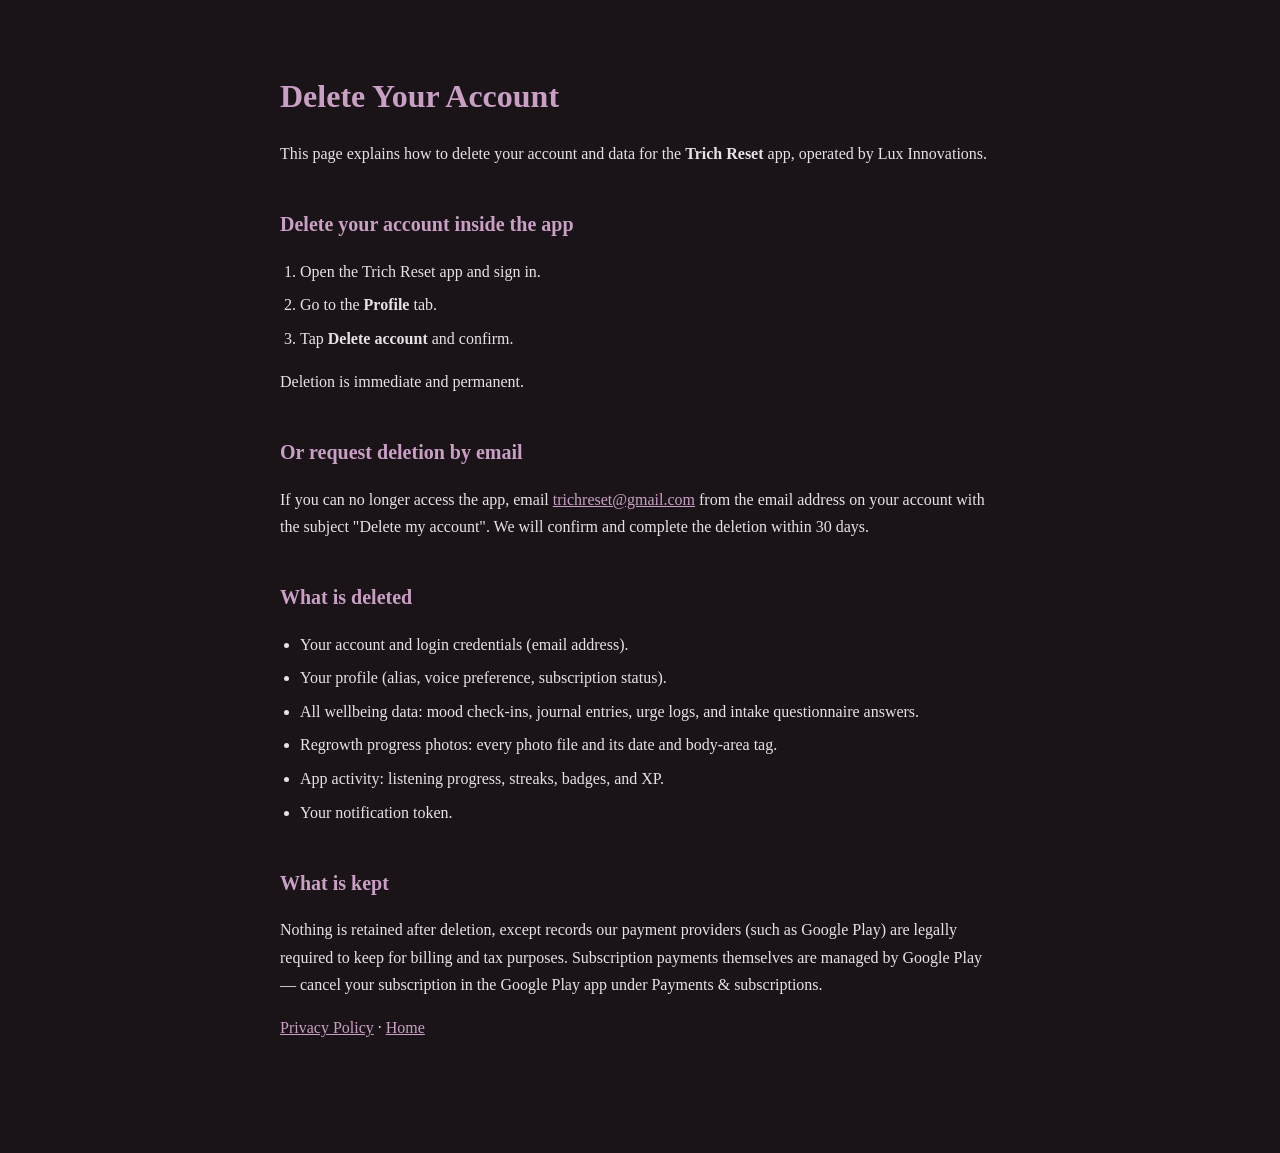
<file: delete-account.html>
<!DOCTYPE html>
<html lang="en">
<head>
<meta charset="utf-8">
<meta name="viewport" content="width=device-width, initial-scale=1">
<title>Delete Your Account — Trich Reset</title>
<style>
  :root { color-scheme: light dark; }
  body {
    font-family: Georgia, 'Times New Roman', serif;
    background: #1a1418;
    color: #e8e2e6;
    max-width: 720px;
    margin: 0 auto;
    padding: 48px 24px 96px;
    line-height: 1.7;
  }
  h1 { font-size: 2rem; color: #c9a0c4; margin-bottom: 0.25rem; }
  h2 { font-size: 1.25rem; color: #c9a0c4; margin-top: 2.5rem; }
  a { color: #c9a0c4; }
  ol, ul { padding-left: 1.25rem; }
  li { margin-bottom: 0.4rem; }
</style>
</head>
<body>
<h1>Delete Your Account</h1>
<p>This page explains how to delete your account and data for the <strong>Trich Reset</strong> app, operated by Lux Innovations.</p>

<h2>Delete your account inside the app</h2>
<ol>
  <li>Open the Trich Reset app and sign in.</li>
  <li>Go to the <strong>Profile</strong> tab.</li>
  <li>Tap <strong>Delete account</strong> and confirm.</li>
</ol>
<p>Deletion is immediate and permanent.</p>

<h2>Or request deletion by email</h2>
<p>If you can no longer access the app, email <a href="mailto:trichreset@gmail.com">trichreset@gmail.com</a> from the email address on your account with the subject "Delete my account". We will confirm and complete the deletion within 30 days.</p>

<h2>What is deleted</h2>
<ul>
  <li>Your account and login credentials (email address).</li>
  <li>Your profile (alias, voice preference, subscription status).</li>
  <li>All wellbeing data: mood check-ins, journal entries, urge logs, and intake questionnaire answers.</li>
  <li>Regrowth progress photos: every photo file and its date and body-area tag.</li>
  <li>App activity: listening progress, streaks, badges, and XP.</li>
  <li>Your notification token.</li>
</ul>

<h2>What is kept</h2>
<p>Nothing is retained after deletion, except records our payment providers (such as Google Play) are legally required to keep for billing and tax purposes. Subscription payments themselves are managed by Google Play — cancel your subscription in the Google Play app under Payments &amp; subscriptions.</p>

<p><a href="privacy.html">Privacy Policy</a> · <a href="index.html">Home</a></p>
</body>
</html>
</file>
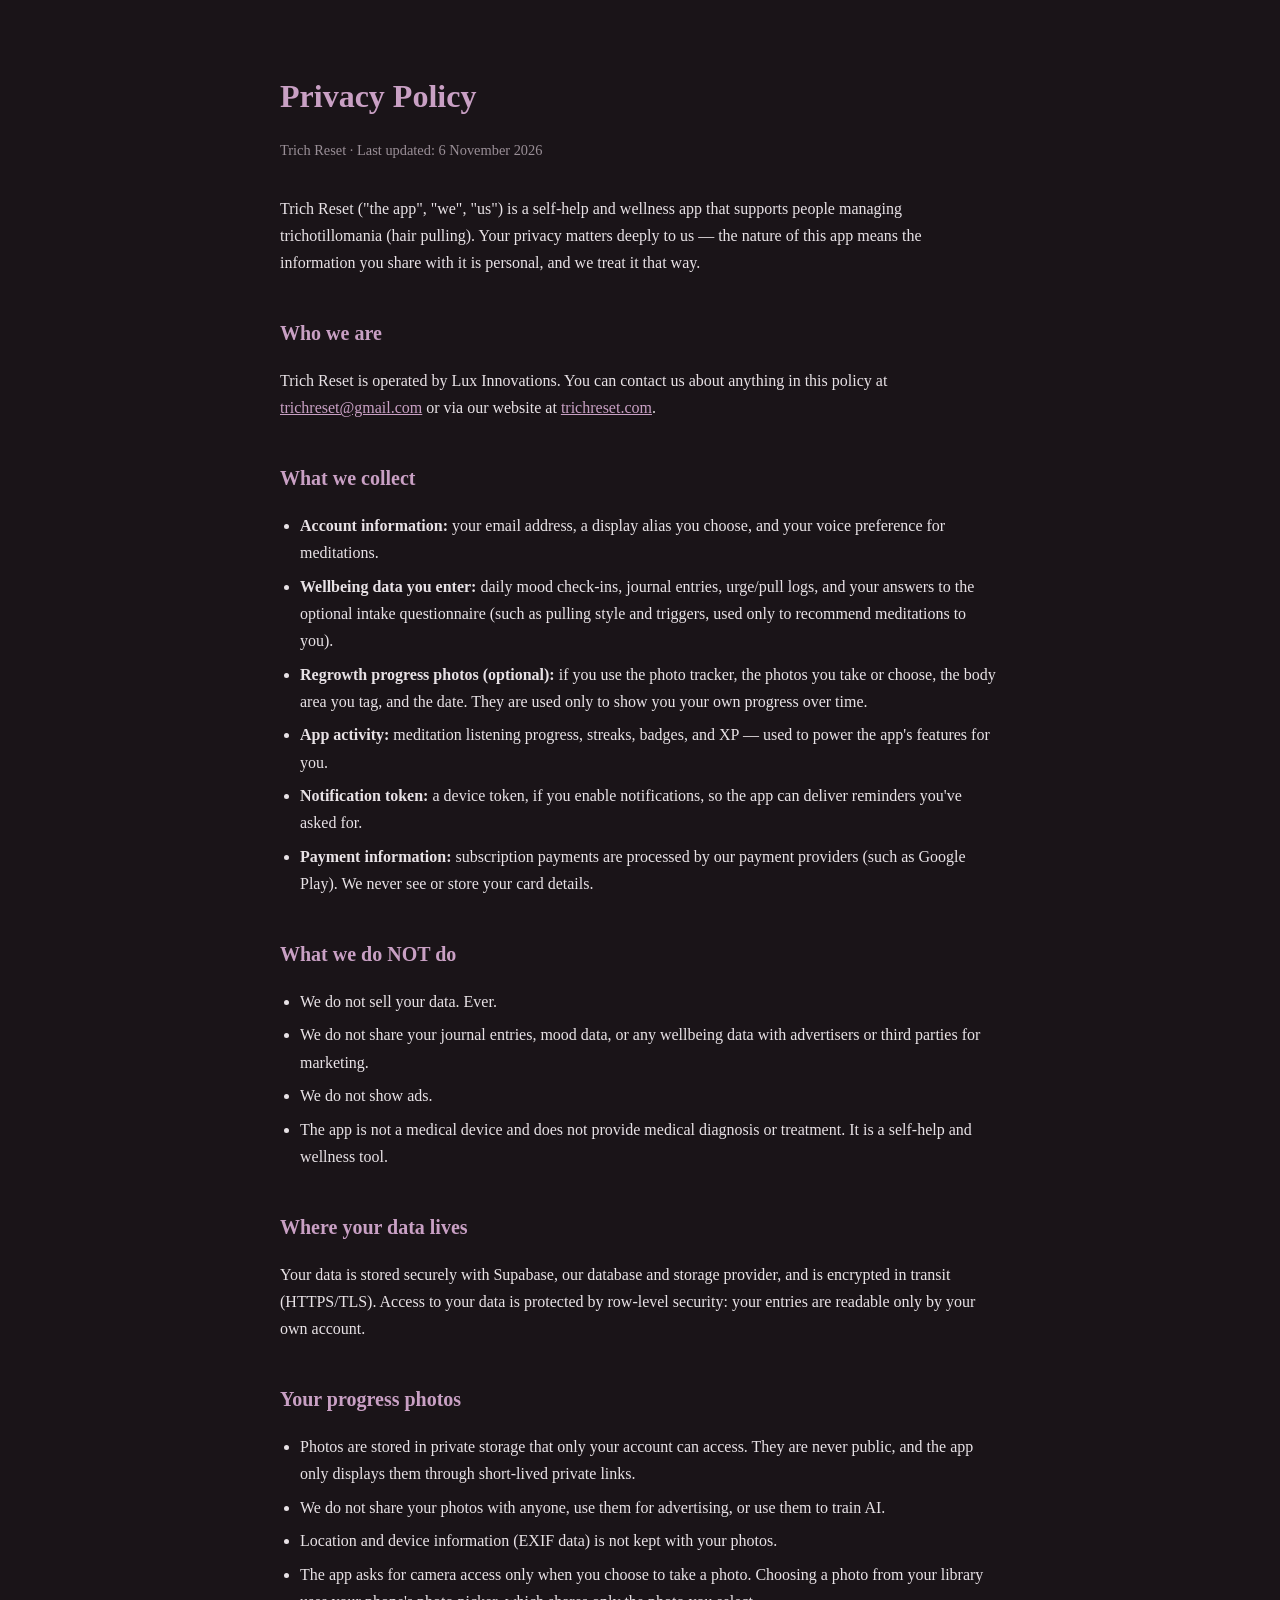
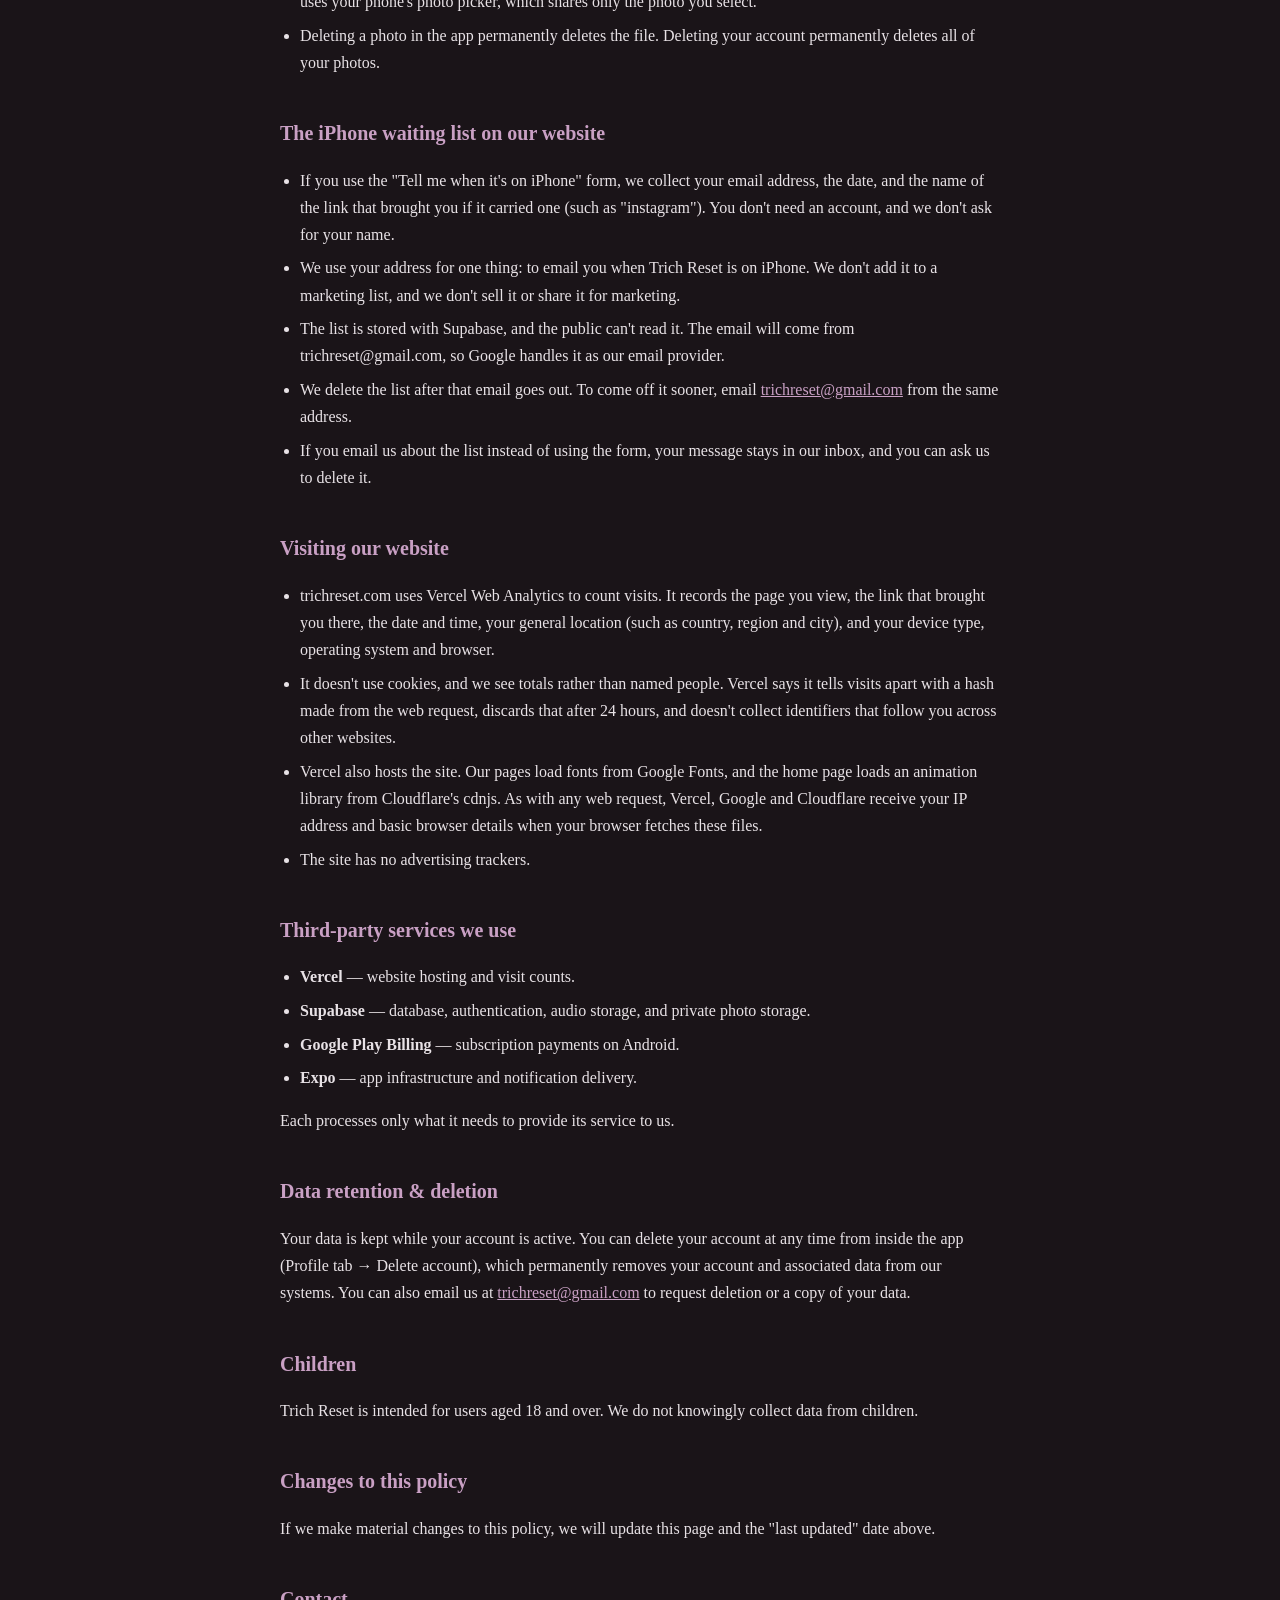
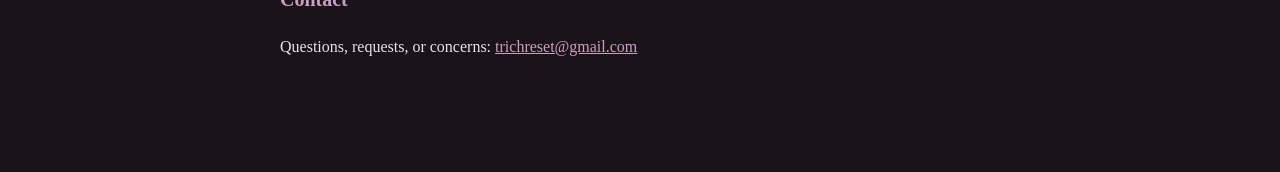
<file: privacy.html>
<!DOCTYPE html>
<html lang="en">
<head>
<meta charset="utf-8">
<meta name="viewport" content="width=device-width, initial-scale=1">
<title>Privacy Policy — Trich Reset</title>
<style>
  :root { color-scheme: light dark; }
  body {
    font-family: Georgia, 'Times New Roman', serif;
    background: #1a1418;
    color: #e8e2e6;
    max-width: 720px;
    margin: 0 auto;
    padding: 48px 24px 96px;
    line-height: 1.7;
  }
  h1 { font-size: 2rem; color: #c9a0c4; margin-bottom: 0.25rem; }
  h2 { font-size: 1.25rem; color: #c9a0c4; margin-top: 2.5rem; }
  .updated { color: #9a8f97; font-size: 0.9rem; margin-bottom: 2rem; }
  a { color: #c9a0c4; }
  ul { padding-left: 1.25rem; }
  li { margin-bottom: 0.4rem; }
</style>
</head>
<body>
<h1>Privacy Policy</h1>
<p class="updated">Trich Reset · Last updated: 6 November 2026</p>

<p>Trich Reset ("the app", "we", "us") is a self-help and wellness app that supports people managing trichotillomania (hair pulling). Your privacy matters deeply to us — the nature of this app means the information you share with it is personal, and we treat it that way.</p>

<h2>Who we are</h2>
<p>Trich Reset is operated by Lux Innovations. You can contact us about anything in this policy at <a href="mailto:trichreset@gmail.com">trichreset@gmail.com</a> or via our website at <a href="https://trichreset.com/">trichreset.com</a>.</p>

<h2>What we collect</h2>
<ul>
  <li><strong>Account information:</strong> your email address, a display alias you choose, and your voice preference for meditations.</li>
  <li><strong>Wellbeing data you enter:</strong> daily mood check-ins, journal entries, urge/pull logs, and your answers to the optional intake questionnaire (such as pulling style and triggers, used only to recommend meditations to you).</li>
  <li><strong>Regrowth progress photos (optional):</strong> if you use the photo tracker, the photos you take or choose, the body area you tag, and the date. They are used only to show you your own progress over time.</li>
  <li><strong>App activity:</strong> meditation listening progress, streaks, badges, and XP — used to power the app's features for you.</li>
  <li><strong>Notification token:</strong> a device token, if you enable notifications, so the app can deliver reminders you've asked for.</li>
  <li><strong>Payment information:</strong> subscription payments are processed by our payment providers (such as Google Play). We never see or store your card details.</li>
</ul>

<h2>What we do NOT do</h2>
<ul>
  <li>We do not sell your data. Ever.</li>
  <li>We do not share your journal entries, mood data, or any wellbeing data with advertisers or third parties for marketing.</li>
  <li>We do not show ads.</li>
  <li>The app is not a medical device and does not provide medical diagnosis or treatment. It is a self-help and wellness tool.</li>
</ul>

<h2>Where your data lives</h2>
<p>Your data is stored securely with Supabase, our database and storage provider, and is encrypted in transit (HTTPS/TLS). Access to your data is protected by row-level security: your entries are readable only by your own account.</p>

<h2>Your progress photos</h2>
<ul>
  <li>Photos are stored in private storage that only your account can access. They are never public, and the app only displays them through short-lived private links.</li>
  <li>We do not share your photos with anyone, use them for advertising, or use them to train AI.</li>
  <li>Location and device information (EXIF data) is not kept with your photos.</li>
  <li>The app asks for camera access only when you choose to take a photo. Choosing a photo from your library uses your phone's photo picker, which shares only the photo you select.</li>
  <li>Deleting a photo in the app permanently deletes the file. Deleting your account permanently deletes all of your photos.</li>
</ul>

<h2>The iPhone waiting list on our website</h2>
<ul>
  <li>If you use the "Tell me when it's on iPhone" form, we collect your email address, the date, and the name of the link that brought you if it carried one (such as "instagram"). You don't need an account, and we don't ask for your name.</li>
  <li>We use your address for one thing: to email you when Trich Reset is on iPhone. We don't add it to a marketing list, and we don't sell it or share it for marketing.</li>
  <li>The list is stored with Supabase, and the public can't read it. The email will come from trichreset@gmail.com, so Google handles it as our email provider.</li>
  <li>We delete the list after that email goes out. To come off it sooner, email <a href="mailto:trichreset@gmail.com">trichreset@gmail.com</a> from the same address.</li>
  <li>If you email us about the list instead of using the form, your message stays in our inbox, and you can ask us to delete it.</li>
</ul>

<h2>Visiting our website</h2>
<ul>
  <li>trichreset.com uses Vercel Web Analytics to count visits. It records the page you view, the link that brought you there, the date and time, your general location (such as country, region and city), and your device type, operating system and browser.</li>
  <li>It doesn't use cookies, and we see totals rather than named people. Vercel says it tells visits apart with a hash made from the web request, discards that after 24 hours, and doesn't collect identifiers that follow you across other websites.</li>
  <li>Vercel also hosts the site. Our pages load fonts from Google Fonts, and the home page loads an animation library from Cloudflare's cdnjs. As with any web request, Vercel, Google and Cloudflare receive your IP address and basic browser details when your browser fetches these files.</li>
  <li>The site has no advertising trackers.</li>
</ul>

<h2>Third-party services we use</h2>
<ul>
  <li><strong>Vercel</strong> — website hosting and visit counts.</li>
  <li><strong>Supabase</strong> — database, authentication, audio storage, and private photo storage.</li>
  <li><strong>Google Play Billing</strong> — subscription payments on Android.</li>
  <li><strong>Expo</strong> — app infrastructure and notification delivery.</li>
</ul>
<p>Each processes only what it needs to provide its service to us.</p>

<h2>Data retention &amp; deletion</h2>
<p>Your data is kept while your account is active. You can delete your account at any time from inside the app (Profile tab → Delete account), which permanently removes your account and associated data from our systems. You can also email us at <a href="mailto:trichreset@gmail.com">trichreset@gmail.com</a> to request deletion or a copy of your data.</p>

<h2>Children</h2>
<p>Trich Reset is intended for users aged 18 and over. We do not knowingly collect data from children.</p>

<h2>Changes to this policy</h2>
<p>If we make material changes to this policy, we will update this page and the "last updated" date above.</p>

<h2>Contact</h2>
<p>Questions, requests, or concerns: <a href="mailto:trichreset@gmail.com">trichreset@gmail.com</a></p>
</body>
</html>
</file>
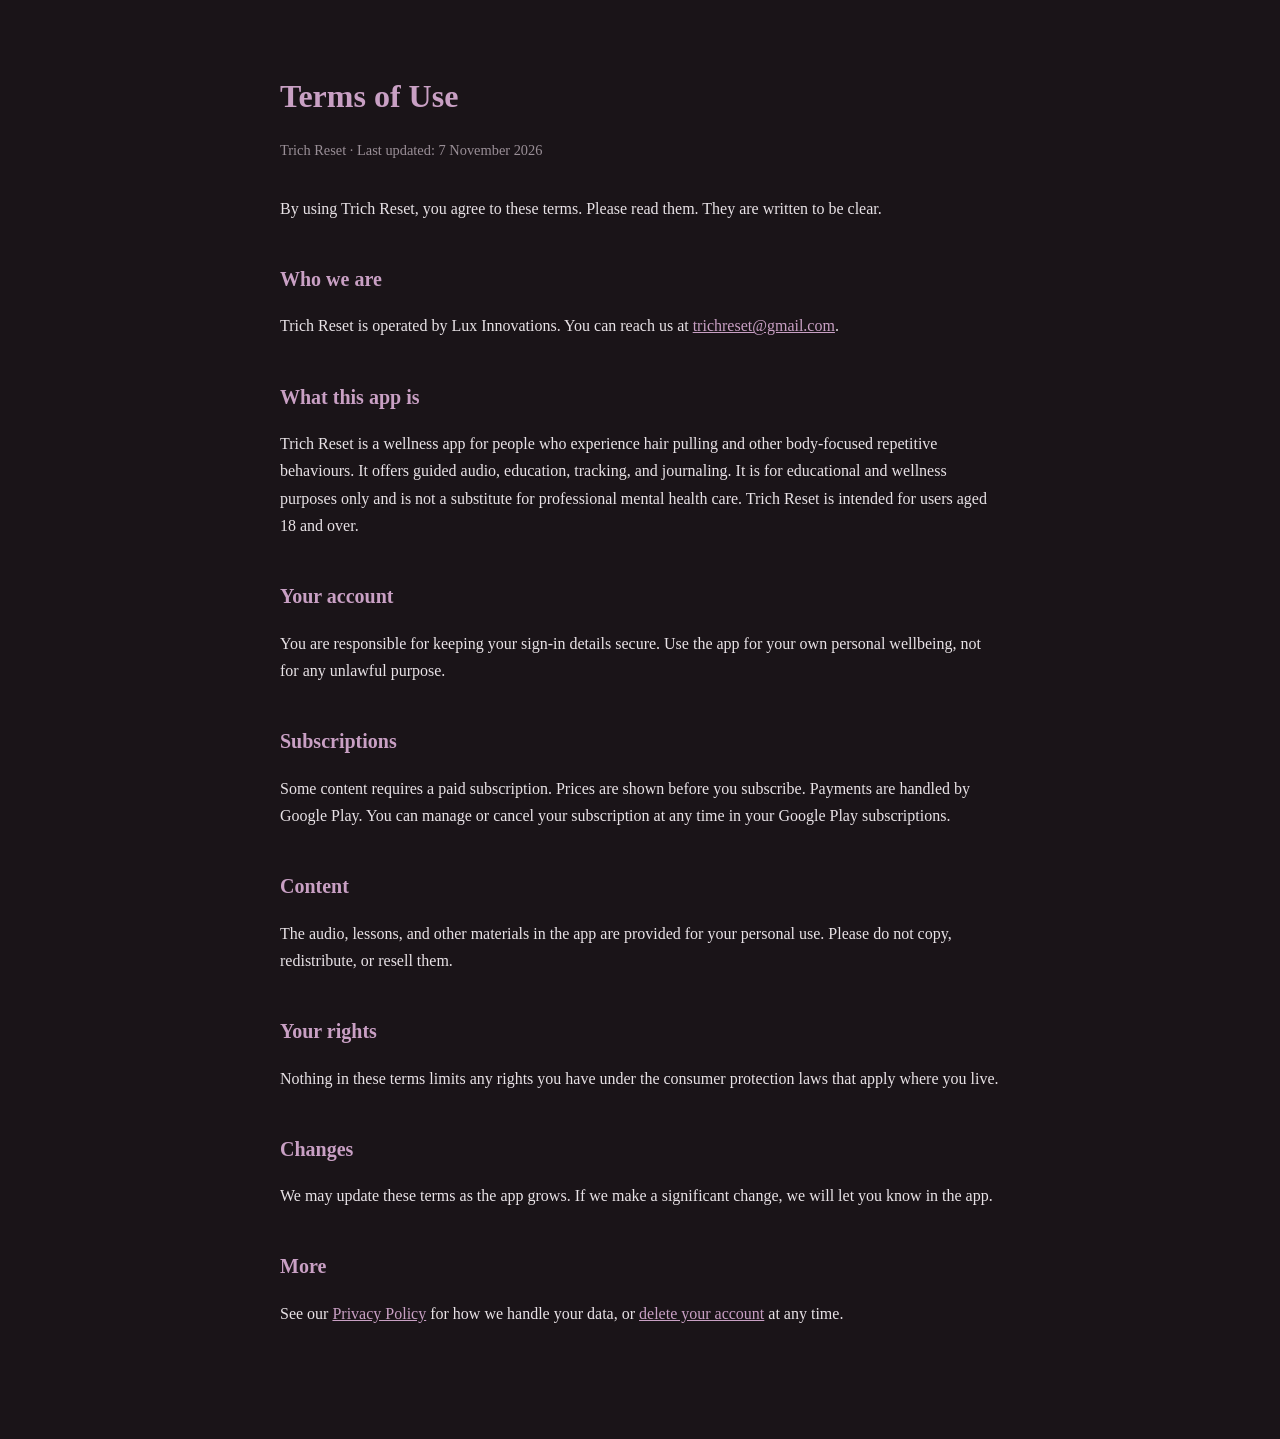
<file: terms.html>
<!DOCTYPE html>
<html lang="en">
<head>
<meta charset="utf-8">
<meta name="viewport" content="width=device-width, initial-scale=1">
<title>Terms of Use · Trich Reset</title>
<style>
  :root { color-scheme: light dark; }
  body {
    font-family: Georgia, 'Times New Roman', serif;
    background: #1a1418;
    color: #e8e2e6;
    max-width: 720px;
    margin: 0 auto;
    padding: 48px 24px 96px;
    line-height: 1.7;
  }
  h1 { font-size: 2rem; color: #c9a0c4; margin-bottom: 0.25rem; }
  h2 { font-size: 1.25rem; color: #c9a0c4; margin-top: 2.5rem; }
  .updated { color: #9a8f97; font-size: 0.9rem; margin-bottom: 2rem; }
  a { color: #c9a0c4; }
</style>
</head>
<body>
<h1>Terms of Use</h1>
<p class="updated">Trich Reset · Last updated: 7 November 2026</p>

<p>By using Trich Reset, you agree to these terms. Please read them. They are written to be clear.</p>

<h2>Who we are</h2>
<p>Trich Reset is operated by Lux Innovations. You can reach us at <a href="mailto:trichreset@gmail.com">trichreset@gmail.com</a>.</p>

<h2>What this app is</h2>
<p>Trich Reset is a wellness app for people who experience hair pulling and other body-focused repetitive behaviours. It offers guided audio, education, tracking, and journaling. It is for educational and wellness purposes only and is not a substitute for professional mental health care. Trich Reset is intended for users aged 18 and over.</p>

<h2>Your account</h2>
<p>You are responsible for keeping your sign-in details secure. Use the app for your own personal wellbeing, not for any unlawful purpose.</p>

<h2>Subscriptions</h2>
<p>Some content requires a paid subscription. Prices are shown before you subscribe. Payments are handled by Google Play. You can manage or cancel your subscription at any time in your Google Play subscriptions.</p>

<h2>Content</h2>
<p>The audio, lessons, and other materials in the app are provided for your personal use. Please do not copy, redistribute, or resell them.</p>

<h2>Your rights</h2>
<p>Nothing in these terms limits any rights you have under the consumer protection laws that apply where you live.</p>

<h2>Changes</h2>
<p>We may update these terms as the app grows. If we make a significant change, we will let you know in the app.</p>

<h2>More</h2>
<p>See our <a href="privacy.html">Privacy Policy</a> for how we handle your data, or <a href="delete-account.html">delete your account</a> at any time.</p>
</body>
</html>
</file>
